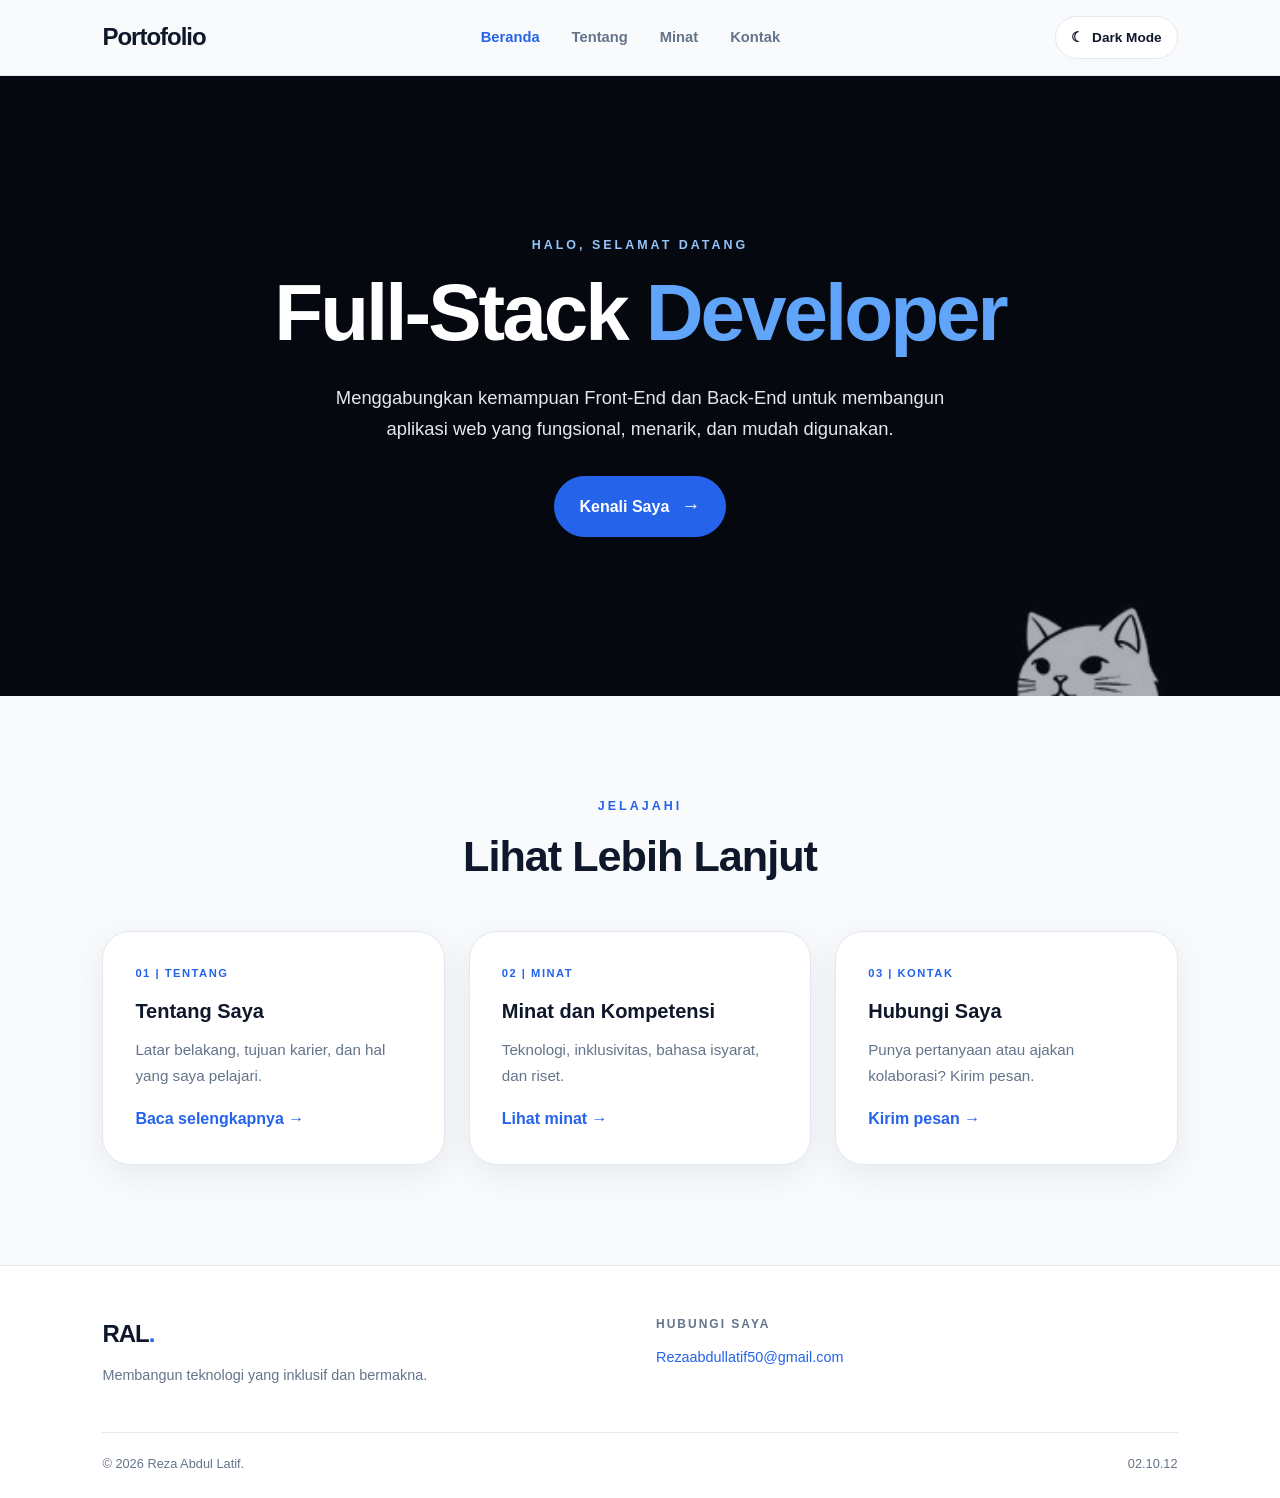
<file: index.html>
<!DOCTYPE html>
<html lang="id">
<head>
    <meta charset="UTF-8">
    <meta name="viewport" content="width=device-width, initial-scale=1.0">
    <meta name="description" content="Portofolio Reza Abdul Latif, mahasiswa Teknologi Informasi yang tertarik pada web development, data analysis, dan desain.">
    <title>Portofolio | Reza Abdul Latif</title>
    <link rel="stylesheet" href="style.css">
    <script src="script.js" defer></script>
</head>

<body>
    <header class="navbar">
        <a href="index.html" class="logo">Portofolio<span></span></a>

        <nav class="nav-links" id="navLinks" aria-label="Navigasi utama">
            <a href="index.html" class="active" aria-current="page">Beranda</a>
            <a href="tentang.html">Tentang</a>
            <a href="minat.html">Minat</a>
            <a href="kontak.html">Kontak</a>
        </nav>

        <div class="nav-actions">
            <button class="dark-toggle" type="button" aria-label="Aktifkan mode gelap" aria-pressed="false">
                <span class="theme-icon" aria-hidden="true">☾</span>
                <span class="theme-label">Dark Mode</span>
            </button>

            <button class="hamburger" type="button" aria-label="Buka menu" aria-controls="navLinks" aria-expanded="false">
                <span></span>
                <span></span>
                <span></span>
            </button>
        </div>
    </header>

    <main class="page-main">
        <section class="hero" id="beranda">
            <div class="hero-content">
                <p class="eyebrow">HALO, SELAMAT DATANG</p>
                <h1>Full-Stack <span>Developer</span></h1>
                <p class="hero-description">
                    Menggabungkan kemampuan Front-End dan Back-End
                    untuk membangun aplikasi web yang fungsional,
                    menarik, dan mudah digunakan.
                </p>
                <a href="tentang.html" class="button-primary">Kenali Saya <span aria-hidden="true">→</span></a>
            </div>
        </section>

        <section class="skills section-padding">
            <div class="section-heading">
                <p class="eyebrow">JELAJAHI</p>
                <h2>Lihat Lebih Lanjut</h2>
            </div>

            <div class="card-container">
                <article class="card">
                    <span class="card-number">01 | TENTANG</span>
                    <h3>Tentang Saya</h3>
                    <p>Latar belakang, tujuan karier, dan hal yang saya pelajari.</p>
                    <a class="card-link" href="tentang.html">Baca selengkapnya →</a>
                </article>
                <article class="card">
                    <span class="card-number">02 | MINAT</span>
                    <h3>Minat dan Kompetensi</h3>
                    <p>Teknologi, inklusivitas, bahasa isyarat, dan riset.</p>
                    <a class="card-link" href="minat.html">Lihat minat →</a>
                </article>
                <article class="card">
                    <span class="card-number">03 | KONTAK</span>
                    <h3>Hubungi Saya</h3>
                    <p>Punya pertanyaan atau ajakan kolaborasi? Kirim pesan.</p>
                    <a class="card-link" href="kontak.html">Kirim pesan →</a>
                </article>
            </div>
        </section>
    </main>

    <footer class="footer">
        <div class="footer-info">
            <a href="index.html" class="logo">RAL<span>.</span></a>
            <p>Membangun teknologi yang inklusif dan bermakna.</p>
        </div>

        <div class="footer-contact">
            <p class="footer-label">HUBUNGI SAYA</p>
            <a href="mailto:Rezaabdullatif50@gmail.com">Rezaabdullatif50@gmail.com</a>
        </div>

        <div class="footer-bottom">
            <p>&copy; <span id="currentYear"></span> Reza Abdul Latif.</p>
            <p id="currentTime" aria-live="off"></p>
        </div>
    </footer>

    <button class="to-top" id="toTop" type="button" aria-label="Kembali ke atas" hidden>↑</button>
</body>
</html>
</file>
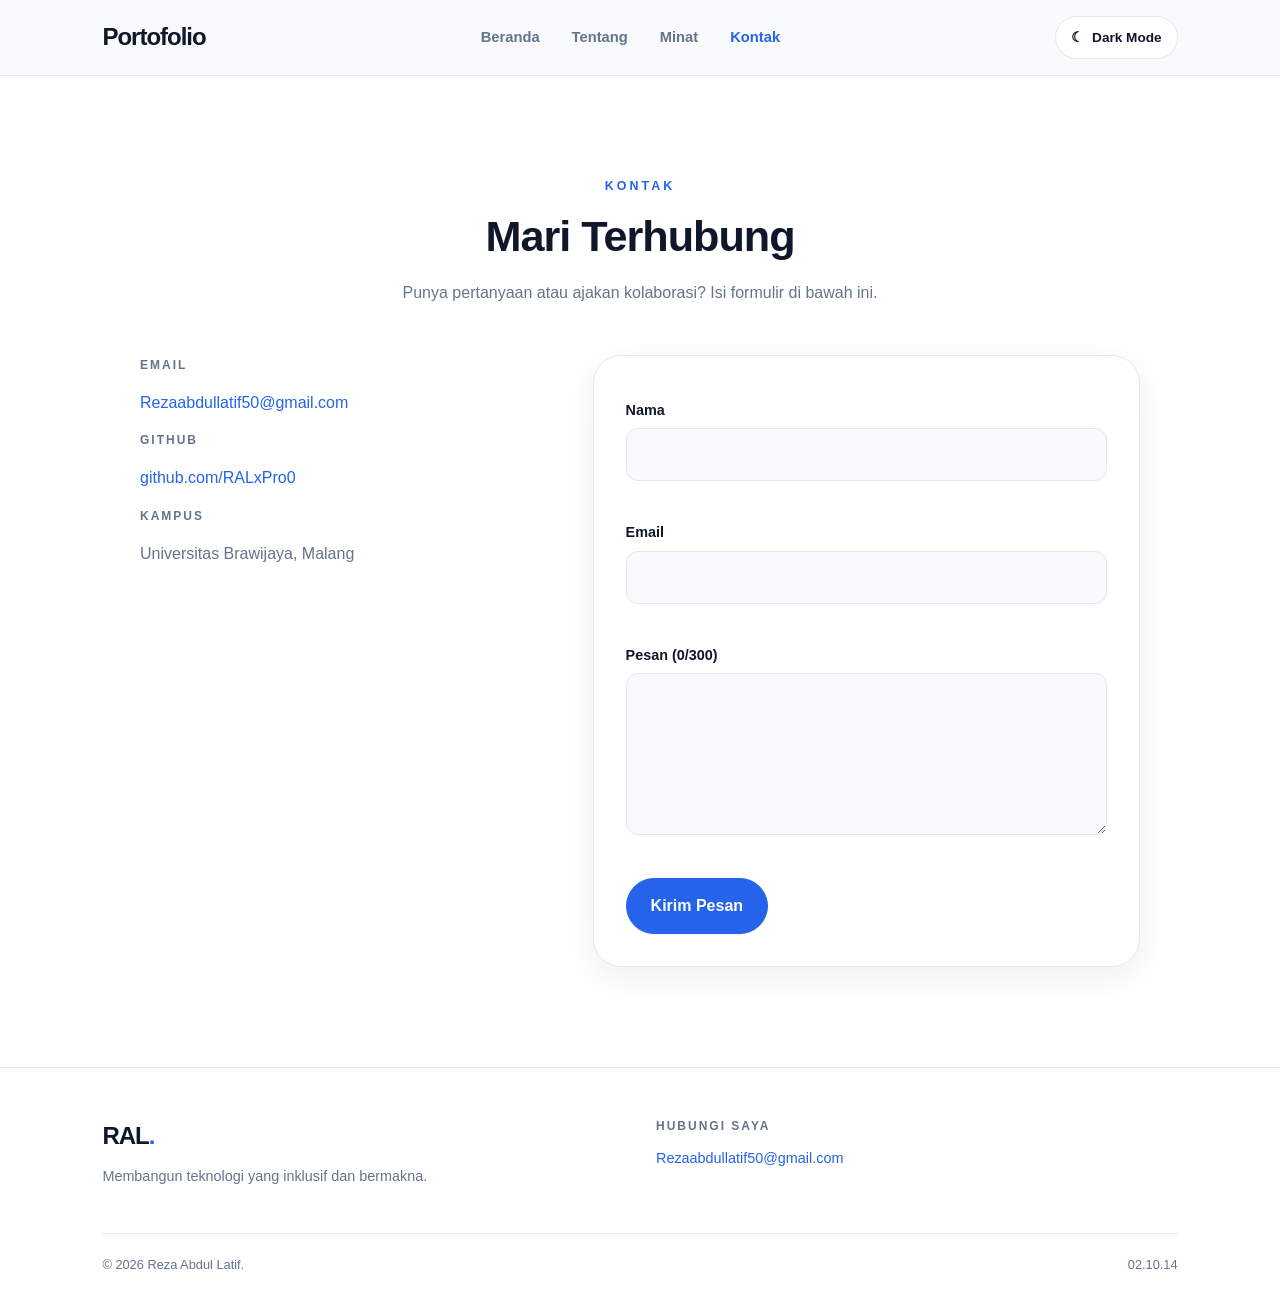
<file: kontak.html>
<!DOCTYPE html>
<html lang="id">
<head>
    <meta charset="UTF-8">
    <meta name="viewport" content="width=device-width, initial-scale=1.0">
    <meta name="description" content="Portofolio Reza Abdul Latif, mahasiswa Teknologi Informasi yang tertarik pada web development, data analysis, dan desain.">
    <title>Kontak | Reza Abdul Latif</title>
    <link rel="stylesheet" href="style.css">
    <script src="script.js" defer></script>
</head>

<body>
    <header class="navbar">
        <a href="index.html" class="logo">Portofolio<span></span></a>

        <nav class="nav-links" id="navLinks" aria-label="Navigasi utama">
            <a href="index.html">Beranda</a>
            <a href="tentang.html">Tentang</a>
            <a href="minat.html">Minat</a>
            <a href="kontak.html" class="active" aria-current="page">Kontak</a>
        </nav>

        <div class="nav-actions">
            <button class="dark-toggle" type="button" aria-label="Aktifkan mode gelap" aria-pressed="false">
                <span class="theme-icon" aria-hidden="true">☾</span>
                <span class="theme-label">Dark Mode</span>
            </button>

            <button class="hamburger" type="button" aria-label="Buka menu" aria-controls="navLinks" aria-expanded="false">
                <span></span>
                <span></span>
                <span></span>
            </button>
        </div>
    </header>

    <main class="page-main">
        <section class="about section-padding" id="kontak">
            <div class="section-heading">
                <p class="eyebrow">KONTAK</p>
                <h1>Mari Terhubung</h1>
                <p class="section-description">Punya pertanyaan atau ajakan kolaborasi? Isi formulir di bawah ini.</p>
            </div>

            <div class="contact-grid">
                <div class="contact-info">
                    <p class="footer-label">EMAIL</p>
                    <p><a href="mailto:Rezaabdullatif50@gmail.com">Rezaabdullatif50@gmail.com</a></p>
                    <p class="footer-label">GITHUB</p>
                    <p><a href="https://github.com/RALxPro0" target="_blank" rel="noopener">github.com/RALxPro0</a></p>
                    <p class="footer-label">KAMPUS</p>
                    <p>Universitas Brawijaya, Malang</p>
                </div>

                <form class="contact-form" id="contactForm" novalidate>
                    <label for="nama">Nama</label>
                    <input id="nama" name="nama" type="text" autocomplete="name">
                    <span class="field-error" id="namaError"></span>

                    <label for="email">Email</label>
                    <input id="email" name="email" type="email" autocomplete="email">
                    <span class="field-error" id="emailError"></span>

                    <label for="pesan">Pesan <span id="pesanCount">(0/300)</span></label>
                    <textarea id="pesan" name="pesan" rows="5" maxlength="300"></textarea>
                    <span class="field-error" id="pesanError"></span>

                    <button class="button-primary" type="submit">Kirim Pesan</button>
                    <p class="form-success" id="formSuccess" role="status" hidden></p>
                </form>
            </div>
        </section>
    </main>

    <footer class="footer">
        <div class="footer-info">
            <a href="index.html" class="logo">RAL<span>.</span></a>
            <p>Membangun teknologi yang inklusif dan bermakna.</p>
        </div>

        <div class="footer-contact">
            <p class="footer-label">HUBUNGI SAYA</p>
            <a href="mailto:Rezaabdullatif50@gmail.com">Rezaabdullatif50@gmail.com</a>
        </div>

        <div class="footer-bottom">
            <p>&copy; <span id="currentYear"></span> Reza Abdul Latif.</p>
            <p id="currentTime" aria-live="off"></p>
        </div>
    </footer>

    <button class="to-top" id="toTop" type="button" aria-label="Kembali ke atas" hidden>↑</button>
</body>
</html>
</file>
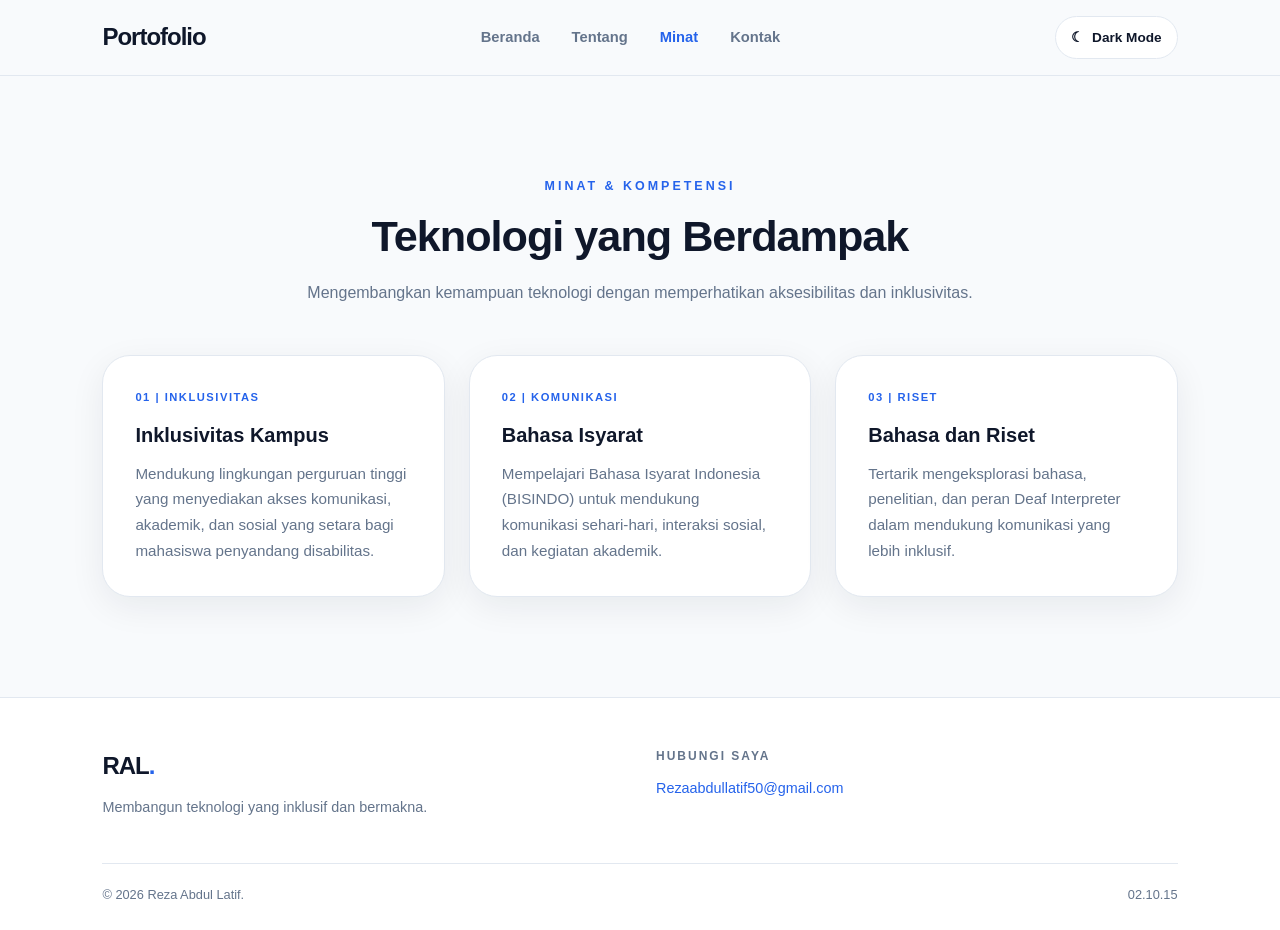
<file: minat.html>
<!DOCTYPE html>
<html lang="id">
<head>
    <meta charset="UTF-8">
    <meta name="viewport" content="width=device-width, initial-scale=1.0">
    <meta name="description" content="Portofolio Reza Abdul Latif, mahasiswa Teknologi Informasi yang tertarik pada web development, data analysis, dan desain.">
    <title>Minat | Reza Abdul Latif</title>
    <link rel="stylesheet" href="style.css">
    <script src="script.js" defer></script>
</head>

<body>
    <header class="navbar">
        <a href="index.html" class="logo">Portofolio<span></span></a>

        <nav class="nav-links" id="navLinks" aria-label="Navigasi utama">
            <a href="index.html">Beranda</a>
            <a href="tentang.html">Tentang</a>
            <a href="minat.html" class="active" aria-current="page">Minat</a>
            <a href="kontak.html">Kontak</a>
        </nav>

        <div class="nav-actions">
            <button class="dark-toggle" type="button" aria-label="Aktifkan mode gelap" aria-pressed="false">
                <span class="theme-icon" aria-hidden="true">☾</span>
                <span class="theme-label">Dark Mode</span>
            </button>

            <button class="hamburger" type="button" aria-label="Buka menu" aria-controls="navLinks" aria-expanded="false">
                <span></span>
                <span></span>
                <span></span>
            </button>
        </div>
    </header>

    <main class="page-main">
        <section class="skills section-padding" id="keahlian">
            <div class="section-heading">
                <p class="eyebrow">MINAT & KOMPETENSI</p>
                <h1>Teknologi yang Berdampak</h1>
                <p class="section-description">
                    Mengembangkan kemampuan teknologi dengan
                    memperhatikan aksesibilitas dan inklusivitas.
                </p>
            </div>

            <div class="card-container">
                <article class="card">
                    <span class="card-number">01 | INKLUSIVITAS</span>
                    <h3>Inklusivitas Kampus</h3>
                    <p>
                        Mendukung lingkungan perguruan tinggi yang
                        menyediakan akses komunikasi, akademik,
                        dan sosial yang setara bagi mahasiswa
                        penyandang disabilitas.
                    </p>
                </article>
                <article class="card">
                    <span class="card-number">02 | KOMUNIKASI</span>
                    <h3>Bahasa Isyarat</h3>
                    <p>
                        Mempelajari Bahasa Isyarat Indonesia (BISINDO)
                        untuk mendukung komunikasi sehari-hari,
                        interaksi sosial, dan kegiatan akademik.
                    </p>
                </article>
                <article class="card">
                    <span class="card-number">03 | RISET</span>
                    <h3>Bahasa dan Riset</h3>
                    <p>
                        Tertarik mengeksplorasi bahasa, penelitian,
                        dan peran Deaf Interpreter dalam mendukung
                        komunikasi yang lebih inklusif.
                    </p>
                </article>
            </div>
        </section>
    </main>

    <footer class="footer">
        <div class="footer-info">
            <a href="index.html" class="logo">RAL<span>.</span></a>
            <p>Membangun teknologi yang inklusif dan bermakna.</p>
        </div>

        <div class="footer-contact">
            <p class="footer-label">HUBUNGI SAYA</p>
            <a href="mailto:Rezaabdullatif50@gmail.com">Rezaabdullatif50@gmail.com</a>
        </div>

        <div class="footer-bottom">
            <p>&copy; <span id="currentYear"></span> Reza Abdul Latif.</p>
            <p id="currentTime" aria-live="off"></p>
        </div>
    </footer>

    <button class="to-top" id="toTop" type="button" aria-label="Kembali ke atas" hidden>↑</button>
</body>
</html>
</file>
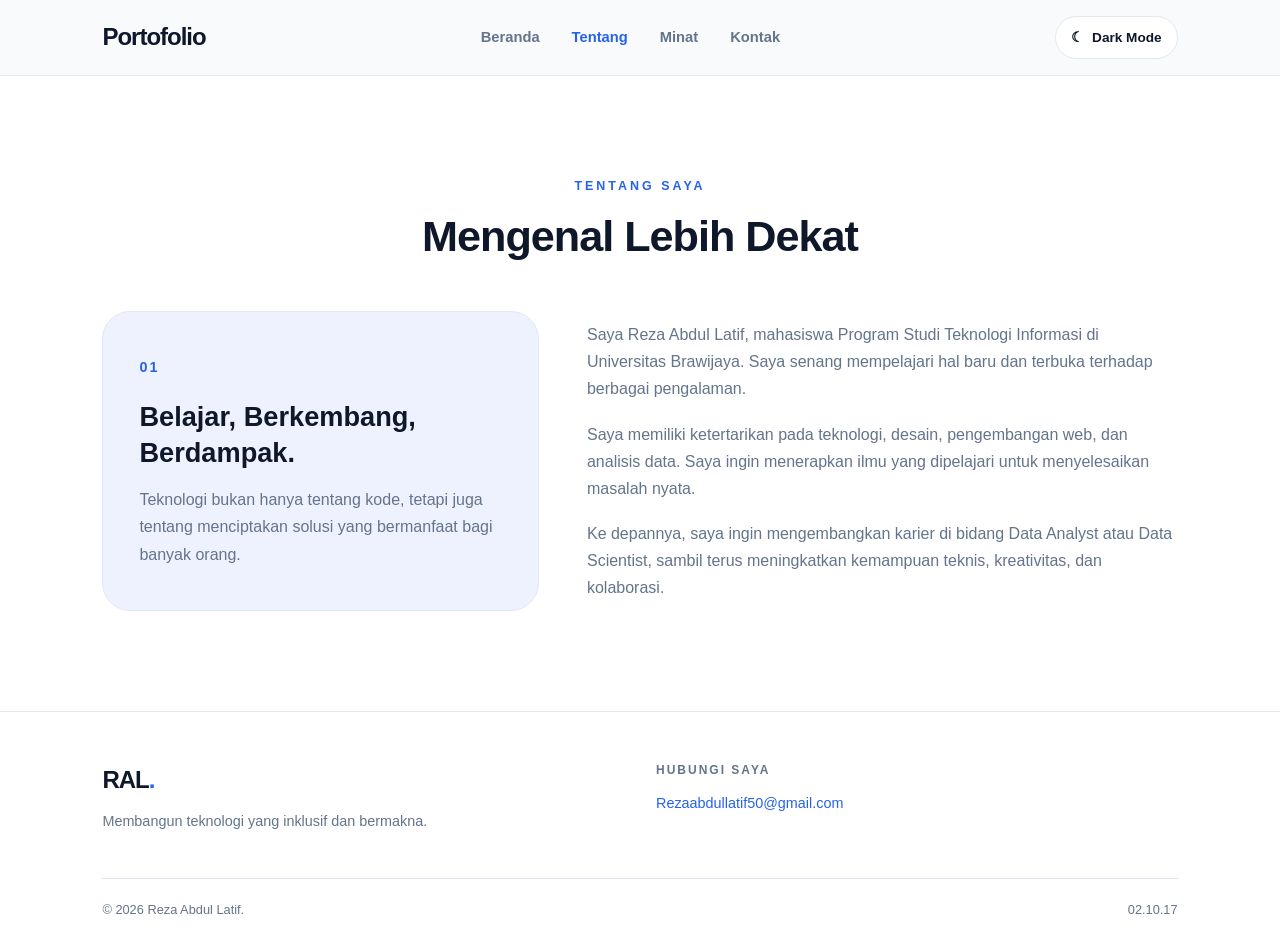
<file: tentang.html>
<!DOCTYPE html>
<html lang="id">
<head>
    <meta charset="UTF-8">
    <meta name="viewport" content="width=device-width, initial-scale=1.0">
    <meta name="description" content="Portofolio Reza Abdul Latif, mahasiswa Teknologi Informasi yang tertarik pada web development, data analysis, dan desain.">
    <title>Tentang | Reza Abdul Latif</title>
    <link rel="stylesheet" href="style.css">
    <script src="script.js" defer></script>
</head>

<body>
    <header class="navbar">
        <a href="index.html" class="logo">Portofolio<span></span></a>

        <nav class="nav-links" id="navLinks" aria-label="Navigasi utama">
            <a href="index.html">Beranda</a>
            <a href="tentang.html" class="active" aria-current="page">Tentang</a>
            <a href="minat.html">Minat</a>
            <a href="kontak.html">Kontak</a>
        </nav>

        <div class="nav-actions">
            <button class="dark-toggle" type="button" aria-label="Aktifkan mode gelap" aria-pressed="false">
                <span class="theme-icon" aria-hidden="true">☾</span>
                <span class="theme-label">Dark Mode</span>
            </button>

            <button class="hamburger" type="button" aria-label="Buka menu" aria-controls="navLinks" aria-expanded="false">
                <span></span>
                <span></span>
                <span></span>
            </button>
        </div>
    </header>

    <main class="page-main">
        <section class="about section-padding" id="tentang">
            <div class="section-heading">
                <p class="eyebrow">TENTANG SAYA</p>
                <h1>Mengenal Lebih Dekat</h1>
            </div>

            <div class="about-content">
                <div class="about-highlight">
                    <span class="about-number">01</span>
                    <h3>Belajar, Berkembang, Berdampak.</h3>
                    <p>
                        Teknologi bukan hanya tentang kode,
                        tetapi juga tentang menciptakan solusi
                        yang bermanfaat bagi banyak orang.
                    </p>
                </div>

                <div class="about-description">
                    <p>
                        Saya Reza Abdul Latif, mahasiswa Program Studi
                        Teknologi Informasi di Universitas Brawijaya.
                        Saya senang mempelajari hal baru dan terbuka
                        terhadap berbagai pengalaman.
                    </p>
                    <p>
                        Saya memiliki ketertarikan pada teknologi,
                        desain, pengembangan web, dan analisis data.
                        Saya ingin menerapkan ilmu yang dipelajari
                        untuk menyelesaikan masalah nyata.
                    </p>
                    <p>
                        Ke depannya, saya ingin mengembangkan karier
                        di bidang Data Analyst atau Data Scientist,
                        sambil terus meningkatkan kemampuan teknis,
                        kreativitas, dan kolaborasi.
                    </p>
                </div>
            </div>
        </section>
    </main>

    <footer class="footer">
        <div class="footer-info">
            <a href="index.html" class="logo">RAL<span>.</span></a>
            <p>Membangun teknologi yang inklusif dan bermakna.</p>
        </div>

        <div class="footer-contact">
            <p class="footer-label">HUBUNGI SAYA</p>
            <a href="mailto:Rezaabdullatif50@gmail.com">Rezaabdullatif50@gmail.com</a>
        </div>

        <div class="footer-bottom">
            <p>&copy; <span id="currentYear"></span> Reza Abdul Latif.</p>
            <p id="currentTime" aria-live="off"></p>
        </div>
    </footer>

    <button class="to-top" id="toTop" type="button" aria-label="Kembali ke atas" hidden>↑</button>
</body>
</html>
</file>
<file: style.css>
* {
    margin: 0;
    padding: 0;
    box-sizing: border-box;
}

:root {
    color-scheme: light;

    --page-bg: #f8fafc;
    --surface: #ffffff;
    --surface-alt: #eef2ff;

    --text: #0f172a;
    --text-muted: #64748b;

    --primary: #2563eb;
    --primary-hover: #1d4ed8;
    --border: #e2e8f0;

    --navbar-bg: rgba(248, 250, 252, 0.92);
    --hero-overlay: rgba(15, 23, 42, 0.35);

    --radius-sm: 12px;
    --radius-md: 20px;
    --radius-lg: 28px;

    --shadow: 0 10px 35px rgba(15, 23, 42, 0.07);
    --transition: 0.3s ease;
}

body.dark {
    color-scheme: dark;

    --page-bg: #0b1120;
    --surface: #111827;
    --surface-alt: #172554;

    --text: #f1f5f9;
    --text-muted: #a3b2c7;

    --primary: #60a5fa;
    --primary-hover: #93c5fd;
    --border: #293548;

    --navbar-bg: rgba(11, 17, 32, 0.92);
    --hero-overlay: rgba(2, 6, 23, 0.45);

    --shadow: 0 10px 35px rgba(0, 0, 0, 0.18);
}

html {
    scroll-behavior: smooth;
    scroll-padding-top: 100px;
}

body {
    min-height: 100vh;
    font-family: "Segoe UI", Tahoma, Geneva, Verdana, sans-serif;
    color: var(--text);
    background-color: var(--page-bg);
    line-height: 1.7;
    transition:
        background-color var(--transition),
        color var(--transition);
}

a {
    color: inherit;
    text-decoration: none;
}

button {
    font: inherit;
}

button,
a {
    -webkit-tap-highlight-color: transparent;
}

button:focus-visible,
a:focus-visible {
    outline: 3px solid var(--primary);
    outline-offset: 4px;
}

section {
    scroll-margin-top: 100px;
}

.section-padding {
    padding: 100px 8%;
}

.eyebrow {
    margin-bottom: 12px;
    color: var(--primary);
    font-size: 0.78rem;
    font-weight: 800;
    letter-spacing: 3px;
}

.section-heading {
    max-width: 680px;
    margin: 0 auto 48px;
    text-align: center;
}

.section-heading h2 {
    font-size: clamp(1.8rem, 4vw, 2.7rem);
    line-height: 1.25;
    letter-spacing: -1px;
}

.section-description {
    margin-top: 16px;
    color: var(--text-muted);
}


.navbar {
    position: sticky;
    top: 0;
    z-index: 1000;

    display: flex;
    justify-content: space-between;
    align-items: center;
    gap: 24px;

    min-height: 76px;
    padding: 16px 8%;

    background-color: var(--navbar-bg);
    border-bottom: 1px solid var(--border);
    backdrop-filter: blur(16px);
    -webkit-backdrop-filter: blur(16px);
}

.logo {
    flex-shrink: 0;
    font-size: 1.5rem;
    font-weight: 800;
    letter-spacing: -1px;
}

.logo span {
    color: var(--primary);
}

.nav-links {
    display: flex;
    align-items: center;
    gap: 32px;
}

.nav-links a {
    color: var(--text-muted);
    font-size: 0.92rem;
    font-weight: 600;
    transition: color var(--transition);
}

.nav-links a:hover {
    color: var(--primary);
}

.nav-actions {
    display: flex;
    align-items: center;
    gap: 12px;
}

.dark-toggle {
    display: inline-flex;
    align-items: center;
    justify-content: center;
    gap: 8px;

    padding: 9px 15px;

    color: var(--text);
    background-color: var(--surface);
    border: 1px solid var(--border);
    border-radius: 999px;

    font-size: 0.85rem;
    font-weight: 600;
    white-space: nowrap;
    cursor: pointer;

    transition:
        background-color var(--transition),
        border-color var(--transition),
        color var(--transition);
}

.dark-toggle:hover {
    border-color: var(--primary);
    color: var(--primary);
}

.hamburger {
    display: none;
    flex-direction: column;
    justify-content: center;
    gap: 5px;

    width: 42px;
    height: 42px;
    padding: 9px;

    background-color: var(--surface);
    border: 1px solid var(--border);
    border-radius: var(--radius-sm);
    cursor: pointer;
}

.hamburger span {
    display: block;
    width: 100%;
    height: 2px;

    background-color: var(--text);
    border-radius: 5px;

    transition:
        transform var(--transition),
        opacity var(--transition);
}

.hamburger.active span:first-child {
    transform: translateY(7px) rotate(45deg);
}

.hamburger.active span:nth-child(2) {
    opacity: 0;
}

.hamburger.active span:last-child {
    transform: translateY(-7px) rotate(-45deg);
}


.hero {
    position: relative;
    display: flex;
    align-items: center;
    justify-content: center;

    min-height: 620px;
    padding: 100px 8%;

    color: #ffffff;
    text-align: center;

    background-color: #0f172a;
    background-image:
        linear-gradient(
            var(--hero-overlay),
            var(--hero-overlay)
        ),
        url("assets/catimut.jpg");

    background-position: right bottom;
    background-repeat: no-repeat;
    background-size: cover;
}

.hero-content {
    width: 100%;
    max-width: 850px;
}

.hero .eyebrow {
    color: #93c5fd;
}

.hero h1 {
    margin-bottom: 24px;
    font-size: clamp(2.5rem, 7vw, 5rem);
    font-weight: 800;
    line-height: 1.12;
    letter-spacing: -3px;
}

.hero h1 span {
    color: #60a5fa;
}

.hero-description {
    max-width: 650px;
    margin: 0 auto 32px;

    color: #e2e8f0;
    font-size: clamp(1rem, 2vw, 1.15rem);
}

.button-primary {
    display: inline-flex;
    align-items: center;
    justify-content: center;
    gap: 12px;

    padding: 13px 24px;

    color: #ffffff;
    background-color: #2563eb;
    border: 1px solid #2563eb;
    border-radius: 999px;

    font-weight: 700;
    transition:
        background-color var(--transition),
        transform var(--transition);
}

.button-primary:hover {
    background-color: #1d4ed8;
    transform: translateY(-3px);
}

.button-primary span {
    font-size: 1.2rem;
}

.about {
    background-color: var(--surface);
}

.about-content {
    display: grid;
    grid-template-columns: 0.85fr 1.15fr;
    align-items: stretch;
    gap: 48px;

    max-width: 1100px;
    margin: 0 auto;
}

.about-highlight {
    display: flex;
    flex-direction: column;
    justify-content: center;

    min-height: 300px;
    padding: 36px;

    background-color: var(--surface-alt);
    border: 1px solid var(--border);
    border-radius: var(--radius-lg);
}

.about-number {
    margin-bottom: 20px;
    color: var(--primary);
    font-size: 0.9rem;
    font-weight: 800;
    letter-spacing: 2px;
}

.about-highlight h3 {
    margin-bottom: 16px;
    font-size: 1.7rem;
    line-height: 1.3;
}

.about-highlight p,
.about-description p {
    color: var(--text-muted);
}

.about-description {
    display: flex;
    flex-direction: column;
    justify-content: center;
    gap: 18px;
}


.skills {
    background-color: var(--page-bg);
}

.card-container {
    display: grid;
    grid-template-columns: repeat(3, minmax(0, 1fr));
    gap: 24px;

    max-width: 1200px;
    margin: 0 auto;
}

.card {
    display: flex;
    flex-direction: column;
    align-items: flex-start;

    min-width: 0;
    padding: 32px;

    background-color: var(--surface);
    border: 1px solid var(--border);
    border-radius: var(--radius-lg);
    box-shadow: var(--shadow);

    transition:
        transform var(--transition),
        border-color var(--transition),
        box-shadow var(--transition);
}

.card:hover {
    transform: translateY(-7px);
    border-color: var(--primary);
    box-shadow: 0 16px 40px rgba(37, 99, 235, 0.10);
}

.card-number {
    margin-bottom: 14px;
    color: var(--primary);
    font-size: 0.7rem;
    font-weight: 800;
    letter-spacing: 1.5px;
}

.card h3 {
    margin-bottom: 12px;
    font-size: 1.25rem;
    line-height: 1.4;
}

.card p {
    color: var(--text-muted);
    font-size: 0.95rem;
}


.footer {
    display: grid;
    grid-template-columns: 1fr 1fr;
    gap: 32px;

    padding: 48px 8% 24px;

    background-color: var(--surface);
    border-top: 1px solid var(--border);
}

.footer-info > p {
    margin-top: 8px;
    color: var(--text-muted);
    font-size: 0.9rem;
}

.footer-label {
    margin-bottom: 8px;
    color: var(--text-muted);
    font-size: 0.75rem;
    font-weight: 800;
    letter-spacing: 2px;
}

.footer-contact > a {
    color: var(--primary);
    overflow-wrap: anywhere;
    font-size: 0.9rem;
}

.footer-contact > a:hover {
    text-decoration: underline;
}

.footer-bottom {
    display: flex;
    justify-content: space-between;
    flex-wrap: wrap;
    gap: 12px;

    grid-column: 1 / -1;
    padding-top: 20px;
    margin-top: 12px;

    color: var(--text-muted);
    border-top: 1px solid var(--border);
    font-size: 0.8rem;
}


@media (max-width: 1024px) {
    .navbar {
        padding-right: 5%;
        padding-left: 5%;
    }

    .section-padding {
        padding: 80px 5%;
    }

    .nav-links {
        gap: 18px;
    }

    .about-content {
        gap: 28px;
    }

    .card-container {
        grid-template-columns: repeat(2, minmax(0, 1fr));
    }
}


@media (max-width: 768px) {
    .navbar {
        min-height: 70px;
        padding: 12px 5%;
        gap: 12px;
    }

    .logo {
        font-size: 1.3rem;
    }

    .nav-actions {
        gap: 8px;
    }

    .dark-toggle {
        padding: 9px 11px;
        gap: 6px;
        font-size: 0.78rem;
    }

    .hamburger {
        display: flex;
        flex-shrink: 0;
    }

    .nav-links {
        position: absolute;
        top: calc(100% + 1px);
        left: 0;
        right: 0;

        display: none;
        flex-direction: column;
        align-items: stretch;
        gap: 0;

        padding: 12px 5% 20px;

        background-color: var(--surface);
        border-bottom: 1px solid var(--border);
        box-shadow: var(--shadow);
    }

    .nav-links.open {
        display: flex;
    }

    .nav-links a {
        padding: 13px 8px;
        border-bottom: 1px solid var(--border);
    }

    .nav-links a:last-child {
        border-bottom: none;
    }

    .hero {
        min-height: 540px;
        padding: 80px 6%;
    }

    .hero h1 {
        letter-spacing: -1.5px;
    }

    .section-padding {
        padding: 72px 6%;
    }

    .section-heading {
        margin-bottom: 36px;
    }

    .about-content {
        grid-template-columns: 1fr;
        gap: 28px;
    }

    .about-highlight {
        min-height: auto;
        padding: 28px;
    }

    .card-container {
        grid-template-columns: 1fr;
        gap: 18px;
    }

    .card {
        padding: 26px;
    }

    .footer {
        grid-template-columns: 1fr;
        padding: 36px 6% 22px;
        gap: 24px;
    }

    .footer-bottom {
        grid-column: auto;
        flex-direction: column;
        gap: 6px;
    }
}

@media (max-width: 380px) {
    .navbar {
        padding-right: 4%;
        padding-left: 4%;
    }

    .logo {
        font-size: 1.15rem;
    }

    .dark-toggle {
        padding: 8px;
    }

    .theme-label {
        display: none;
    }

    .hero h1 {
        font-size: 2.4rem;
    }
}

@media (prefers-reduced-motion: reduce) {
    html {
        scroll-behavior: auto;
    }

    *,
    *::before,
    *::after {
        transition-duration: 0.01ms !important;
        animation-duration: 0.01ms !important;
        animation-iteration-count: 1 !important;
    }
}

.section-heading h1 {
    font-size: clamp(1.8rem, 4vw, 2.7rem);
    line-height: 1.25;
    letter-spacing: -1px;
}

.nav-links a.active {
    color: var(--primary);
}

.page-main {
    min-height: 60vh;
}

.card-link {
    color: var(--primary);
    font-weight: 700;
    margin-top: 16px;
}

.contact-grid {
    display: grid;
    grid-template-columns: 0.85fr 1.15fr;
    gap: 48px;
    max-width: 1000px;
    margin: 0 auto;
}

.contact-info p {
    color: var(--text-muted);
    margin-bottom: 14px;
}

.contact-info a {
    color: var(--primary);
    overflow-wrap: anywhere;
}

.contact-form {
    display: flex;
    flex-direction: column;
    gap: 6px;
    padding: 32px;
    background-color: var(--surface);
    border: 1px solid var(--border);
    border-radius: var(--radius-lg);
    box-shadow: var(--shadow);
}

.contact-form label {
    margin-top: 10px;
    font-size: 0.9rem;
    font-weight: 700;
}

.contact-form input,
.contact-form textarea {
    width: 100%;
    padding: 12px 14px;
    color: var(--text);
    background-color: var(--page-bg);
    border: 1px solid var(--border);
    border-radius: var(--radius-sm);
    font: inherit;
}

.contact-form input:focus-visible,
.contact-form textarea:focus-visible {
    outline: 3px solid var(--primary);
    outline-offset: 2px;
}

.contact-form .is-invalid {
    border-color: #dc2626;
}

.field-error {
    min-height: 1.3em;
    color: #dc2626;
    font-size: 0.82rem;
}

body.dark .field-error {
    color: #fca5a5;
}

.form-success {
    margin-top: 12px;
    padding: 12px 16px;
    color: var(--text);
    background-color: var(--surface-alt);
    border-left: 4px solid var(--primary);
    border-radius: var(--radius-sm);
}

.contact-form .button-primary {
    margin-top: 14px;
    cursor: pointer;
    align-self: flex-start;
}

.to-top {
    position: fixed;
    right: 20px;
    bottom: 20px;
    z-index: 900;
    width: 46px;
    height: 46px;
    color: #ffffff;
    background-color: var(--primary);
    border: 0;
    border-radius: 50%;
    font-size: 1.3rem;
    cursor: pointer;
    box-shadow: var(--shadow);
}

body.dark .to-top {
    color: #0b1120;
}

.to-top[hidden] {
    display: none;
}

@media (max-width: 768px) {
    .contact-grid {
        grid-template-columns: 1fr;
        gap: 28px;
    }

    .contact-form {
        padding: 24px;
    }
}
</file>
